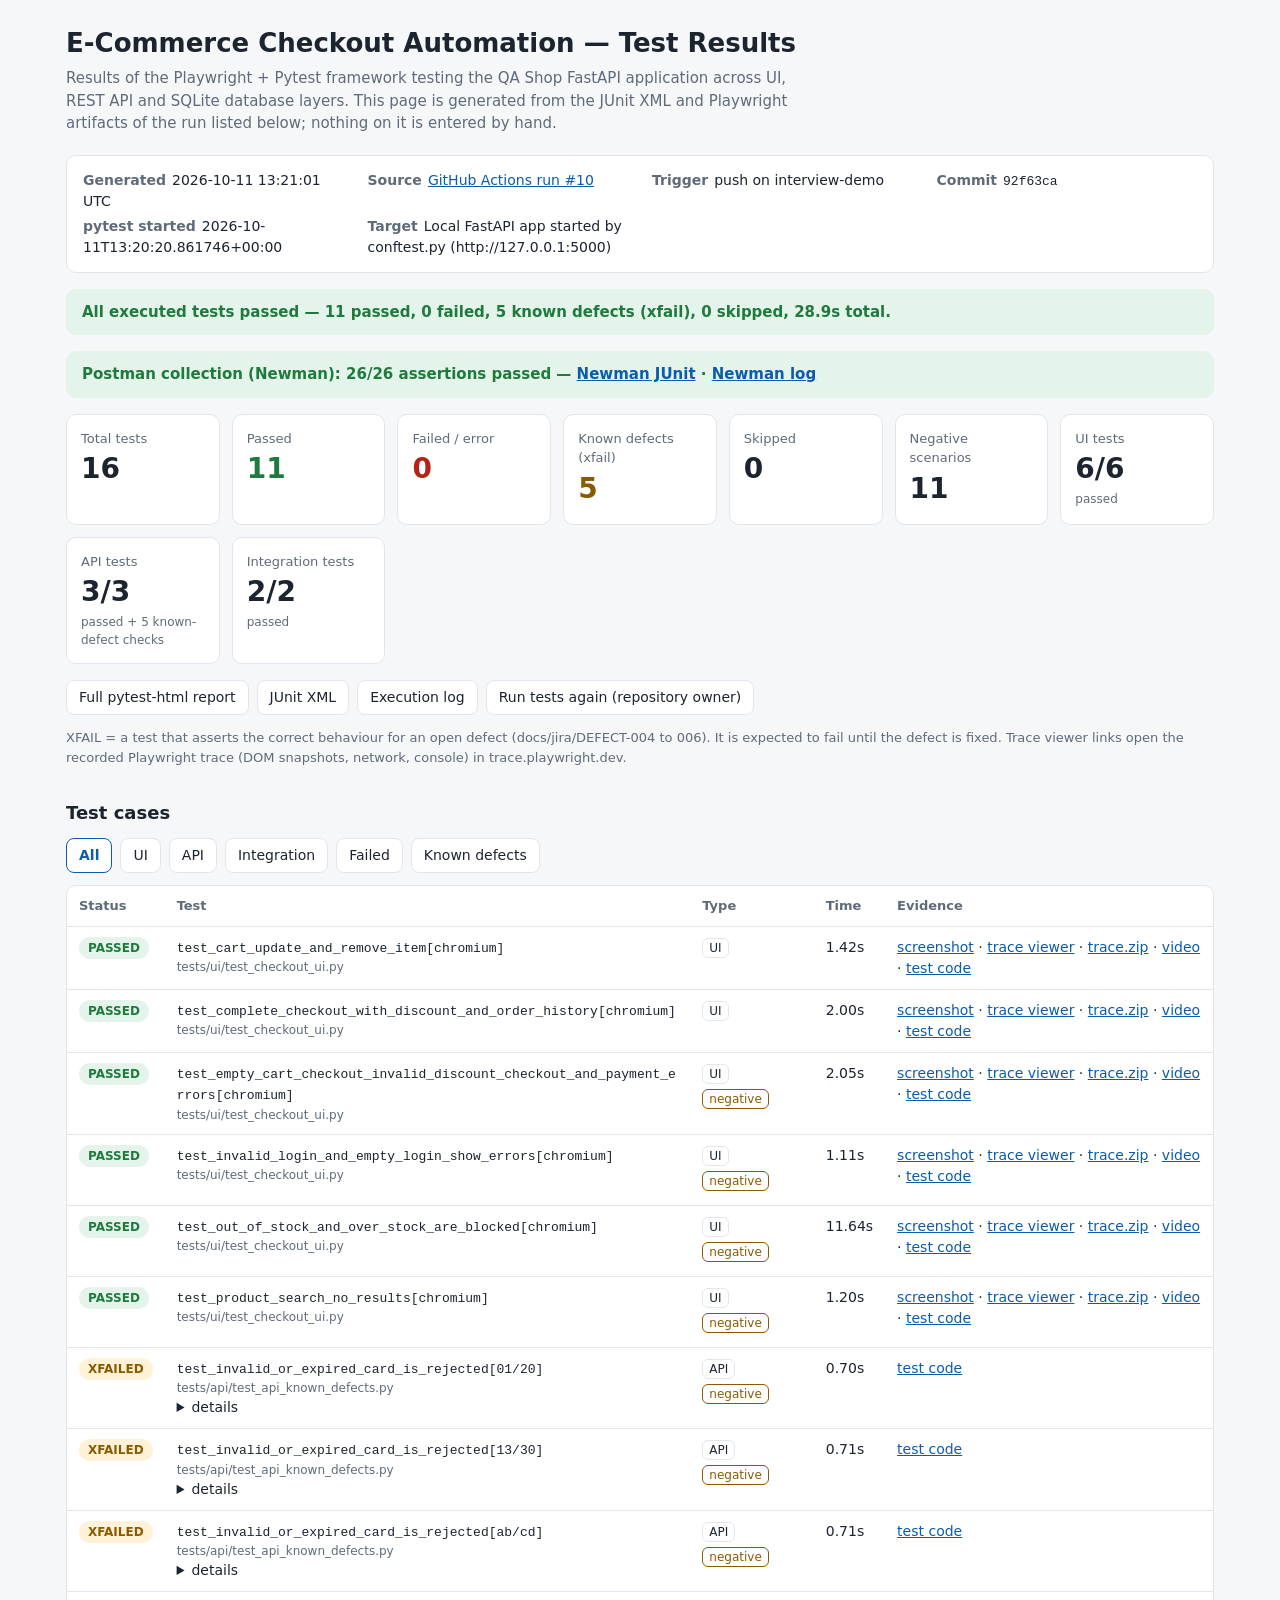
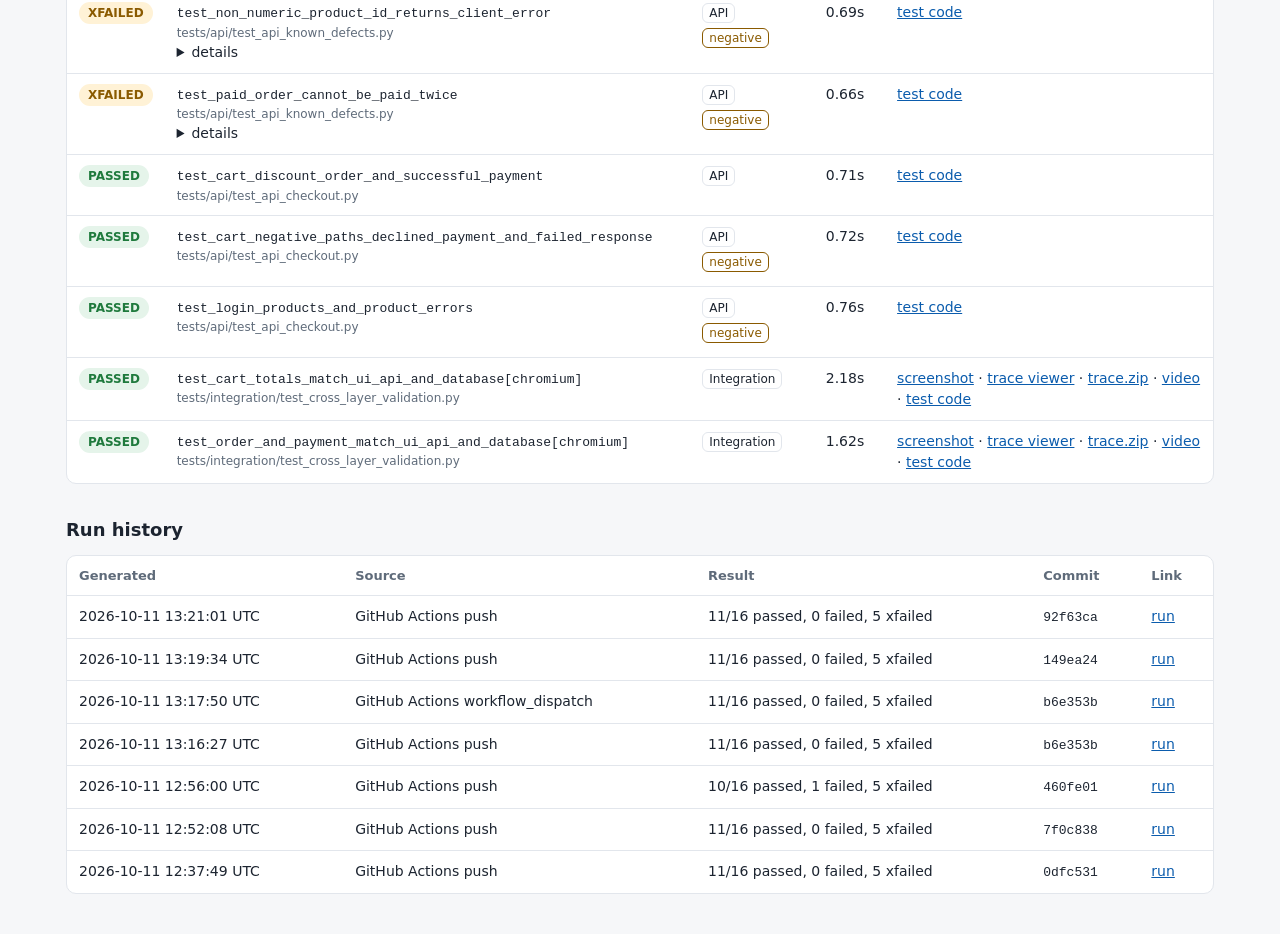
<file: index.html>
<!doctype html>
<html lang="en">
<head>
<meta charset="utf-8">
<meta name="viewport" content="width=device-width, initial-scale=1">
<title>QA Automation Results</title>
<style>
:root { --bg:#f6f7f9; --panel:#fff; --text:#1c2430; --muted:#5f6b7a; --line:#e2e6ec; --accent:#0b5cad;
  --pass:#1f7a3d; --pass-bg:#e5f4ea; --fail:#b42318; --fail-bg:#fde8e7; --warn:#8a5a00; --warn-bg:#fff2d6; --skip:#4b5563; --skip-bg:#eceff3; }
@media (prefers-color-scheme: dark) { :root { --bg:#11151b; --panel:#1a2029; --text:#e6e9ee; --muted:#9aa5b4; --line:#2b3340; --accent:#6aa9ff;
  --pass:#6fd08c; --pass-bg:#173322; --fail:#ff8a80; --fail-bg:#3a1a19; --warn:#f3c969; --warn-bg:#3a2e12; --skip:#b4bdc9; --skip-bg:#262d37; } }
* { box-sizing:border-box; }
body { margin:0; background:var(--bg); color:var(--text); font:15px/1.5 system-ui,-apple-system,"Segoe UI",Roboto,sans-serif; }
a { color:var(--accent); }
.wrap { max-width:1180px; margin:0 auto; padding:24px 16px 48px; }
h1 { margin:0 0 4px; font-size:26px; } h2 { font-size:18px; margin:32px 0 12px; }
.lede { color:var(--muted); margin:0 0 20px; max-width:760px; }
.meta { display:grid; grid-template-columns:repeat(auto-fit,minmax(220px,1fr)); gap:4px 24px; background:var(--panel); border:1px solid var(--line); border-radius:10px; padding:14px 16px; font-size:14px; }
.meta b { color:var(--muted); font-weight:600; margin-right:6px; }
.cards { display:grid; grid-template-columns:repeat(auto-fit,minmax(140px,1fr)); gap:12px; margin-top:16px; }
.card { background:var(--panel); border:1px solid var(--line); border-radius:10px; padding:14px; }
.card .label { color:var(--muted); font-size:13px; } .card .value { font-size:28px; font-weight:700; font-variant-numeric:tabular-nums; }
.card.passed .value { color:var(--pass); } .card.failed .value { color:var(--fail); } .card.xfailed .value { color:var(--warn); }
.sub { color:var(--muted); font-size:12px; }
.banner { border-radius:10px; padding:12px 16px; margin:16px 0 0; font-weight:600; }
.banner.passed { background:var(--pass-bg); color:var(--pass); } .banner.failed { background:var(--fail-bg); color:var(--fail); }
.toolbar { display:flex; flex-wrap:wrap; gap:8px; margin:8px 0 12px; }
.toolbar button, .button { border:1px solid var(--line); background:var(--panel); color:var(--text); border-radius:8px; padding:6px 12px; cursor:pointer; font:inherit; font-size:14px; text-decoration:none; display:inline-block; }
.toolbar button.on { border-color:var(--accent); color:var(--accent); font-weight:600; }
.table-wrap { overflow-x:auto; background:var(--panel); border:1px solid var(--line); border-radius:10px; }
table { width:100%; border-collapse:collapse; font-size:14px; }
th, td { text-align:left; padding:10px 12px; border-bottom:1px solid var(--line); vertical-align:top; }
th { color:var(--muted); font-weight:600; font-size:13px; }
tr:last-child td { border-bottom:none; }
td.num { font-variant-numeric:tabular-nums; white-space:nowrap; } td.links { min-width:180px; }
code { font-family:ui-monospace,SFMono-Regular,Consolas,monospace; font-size:13px; word-break:break-word; }
pre { white-space:pre-wrap; font-size:12px; max-height:260px; overflow:auto; background:var(--bg); padding:8px; border-radius:6px; }
.pill { display:inline-block; border-radius:999px; padding:2px 9px; font-size:12px; font-weight:700; }
.pill.passed { background:var(--pass-bg); color:var(--pass); } .pill.failed, .pill.error { background:var(--fail-bg); color:var(--fail); }
.pill.xfailed { background:var(--warn-bg); color:var(--warn); } .pill.skipped { background:var(--skip-bg); color:var(--skip); }
.tag { display:inline-block; border:1px solid var(--line); border-radius:6px; padding:0 6px; font-size:12px; margin:0 4px 4px 0; }
.tag.neg { border-color:var(--warn); color:var(--warn); }
.links-row { display:flex; flex-wrap:wrap; gap:8px; margin-top:16px; }
.note { color:var(--muted); font-size:13px; }
</style>
</head>
<body>
<div class="wrap">
  <h1>E-Commerce Checkout Automation — Test Results</h1>
  <p class="lede">Results of the Playwright + Pytest framework testing the QA Shop FastAPI application across UI, REST API and SQLite database layers.
  This page is generated from the JUnit XML and Playwright artifacts of the run listed below; nothing on it is entered by hand.</p>

  <div class="meta">
    <div><b>Generated</b>2026-10-11 13:21:01 UTC</div>
    <div><b>Source</b><a href="https://github.com/ayushgupta2056/E-commerce-Checkout-Automation/actions/runs/38142732427">GitHub Actions run #10</a></div>
    <div><b>Trigger</b>push on interview-demo</div>
    <div><b>Commit</b><code>92f63ca</code></div>
    <div><b>pytest started</b>2026-10-11T13:20:20.861746+00:00</div>
    <div><b>Target</b>Local FastAPI app started by conftest.py (http://127.0.0.1:5000)</div>
  </div>

  <div class="banner passed">All executed tests passed — 11 passed, 0 failed, 5 known defects (xfail), 0 skipped, 28.9s total.</div>

  <div class="banner passed">Postman collection (Newman): 26/26 assertions passed — <a href="newman.xml">Newman JUnit</a> · <a href="newman.log">Newman log</a></div>

  <div class="cards">
    <div class="card"><div class="label">Total tests</div><div class="value">16</div></div>
    <div class="card passed"><div class="label">Passed</div><div class="value">11</div></div>
    <div class="card failed"><div class="label">Failed / error</div><div class="value">0</div></div>
    <div class="card xfailed"><div class="label">Known defects (xfail)</div><div class="value">5</div></div>
    <div class="card"><div class="label">Skipped</div><div class="value">0</div></div>
    <div class="card"><div class="label">Negative scenarios</div><div class="value">11</div></div>
    <div class="card"><div class="label">UI tests</div><div class="value">6/6</div><div class="sub">passed</div></div><div class="card"><div class="label">API tests</div><div class="value">3/3</div><div class="sub">passed + 5 known-defect checks</div></div><div class="card"><div class="label">Integration tests</div><div class="value">2/2</div><div class="sub">passed</div></div>
  </div>

  <div class="links-row">
    <a class="button" href="report.html">Full pytest-html report</a>
    <a class="button" href="junit.xml">JUnit XML</a>
    <a class="button" href="test_run.log">Execution log</a>
    <a class="button" href="https://github.com/ayushgupta2056/E-commerce-Checkout-Automation/actions/workflows/qa-tests.yml">Run tests again (repository owner)</a>
  </div>
  <p class="note">XFAIL = a test that asserts the correct behaviour for an open defect (docs/jira/DEFECT-004 to 006). It is expected to fail until the defect is fixed.
  Trace viewer links open the recorded Playwright trace (DOM snapshots, network, console) in trace.playwright.dev.</p>

  <h2>Test cases</h2>
  <div class="toolbar" id="filters">
    <button class="on" data-filter="all">All</button>
    <button data-filter="UI">UI</button><button data-filter="API">API</button><button data-filter="Integration">Integration</button>
    <button data-filter="failed">Failed</button><button data-filter="xfailed">Known defects</button>
  </div>
  <div class="table-wrap"><table>
    <thead><tr><th>Status</th><th>Test</th><th>Type</th><th>Time</th><th>Evidence</th></tr></thead>
    <tbody id="tests"><tr data-status="passed" data-category="UI"><td><span class="pill passed">PASSED</span></td><td><code>test_cart_update_and_remove_item[chromium]</code><div class="sub">tests/ui/test_checkout_ui.py</div></td><td><span class="tag">UI</span></td><td class="num">1.42s</td><td class="links"><a href="evidence/tests-ui-test-checkout-ui-py-test-cart-update-and-remove-item-chromium/test-finished-1.png" target="_blank" rel="noopener">screenshot</a> · <a href="https://trace.playwright.dev/?trace=https://ayushgupta2056.github.io/E-commerce-Checkout-Automation/evidence/tests-ui-test-checkout-ui-py-test-cart-update-and-remove-item-chromium/trace.zip" target="_blank" rel="noopener">trace viewer</a> · <a href="evidence/tests-ui-test-checkout-ui-py-test-cart-update-and-remove-item-chromium/trace.zip">trace.zip</a> · <a href="evidence/tests-ui-test-checkout-ui-py-test-cart-update-and-remove-item-chromium/video.webm" target="_blank" rel="noopener">video</a> · <a href="https://github.com/ayushgupta2056/E-commerce-Checkout-Automation/blob/92f63ca51ce2ec3045adf2c4f4b4d7d52d9780d0/tests/ui/test_checkout_ui.py#L63" target="_blank" rel="noopener">test code</a></td></tr><tr data-status="passed" data-category="UI"><td><span class="pill passed">PASSED</span></td><td><code>test_complete_checkout_with_discount_and_order_history[chromium]</code><div class="sub">tests/ui/test_checkout_ui.py</div></td><td><span class="tag">UI</span></td><td class="num">2.00s</td><td class="links"><a href="evidence/tests-ui-test-checkout-ui-py-test-complete-checkout-with-discount-and-order-history-chromium/test-finished-1.png" target="_blank" rel="noopener">screenshot</a> · <a href="https://trace.playwright.dev/?trace=https://ayushgupta2056.github.io/E-commerce-Checkout-Automation/evidence/tests-ui-test-checkout-ui-py-test-complete-checkout-with-discount-and-order-history-chromium/trace.zip" target="_blank" rel="noopener">trace viewer</a> · <a href="evidence/tests-ui-test-checkout-ui-py-test-complete-checkout-with-discount-and-order-history-chromium/trace.zip">trace.zip</a> · <a href="evidence/tests-ui-test-checkout-ui-py-test-complete-checkout-with-discount-and-order-history-chromium/video.webm" target="_blank" rel="noopener">video</a> · <a href="https://github.com/ayushgupta2056/E-commerce-Checkout-Automation/blob/92f63ca51ce2ec3045adf2c4f4b4d7d52d9780d0/tests/ui/test_checkout_ui.py#L16" target="_blank" rel="noopener">test code</a></td></tr><tr data-status="passed" data-category="UI"><td><span class="pill passed">PASSED</span></td><td><code>test_empty_cart_checkout_invalid_discount_checkout_and_payment_errors[chromium]</code><div class="sub">tests/ui/test_checkout_ui.py</div></td><td><span class="tag">UI</span><span class="tag neg">negative</span></td><td class="num">2.05s</td><td class="links"><a href="evidence/tests-ui-test-checkout-ui-py-test-empty-cart-checkout-invalid-discount-checkout-and-payment-errors-chromium/test-finished-1.png" target="_blank" rel="noopener">screenshot</a> · <a href="https://trace.playwright.dev/?trace=https://ayushgupta2056.github.io/E-commerce-Checkout-Automation/evidence/tests-ui-test-checkout-ui-py-test-empty-cart-checkout-invalid-discount-checkout-and-payment-errors-chromium/trace.zip" target="_blank" rel="noopener">trace viewer</a> · <a href="evidence/tests-ui-test-checkout-ui-py-test-empty-cart-checkout-invalid-discount-checkout-and-payment-errors-chromium/trace.zip">trace.zip</a> · <a href="evidence/tests-ui-test-checkout-ui-py-test-empty-cart-checkout-invalid-discount-checkout-and-payment-errors-chromium/video.webm" target="_blank" rel="noopener">video</a> · <a href="https://github.com/ayushgupta2056/E-commerce-Checkout-Automation/blob/92f63ca51ce2ec3045adf2c4f4b4d7d52d9780d0/tests/ui/test_checkout_ui.py#L112" target="_blank" rel="noopener">test code</a></td></tr><tr data-status="passed" data-category="UI"><td><span class="pill passed">PASSED</span></td><td><code>test_invalid_login_and_empty_login_show_errors[chromium]</code><div class="sub">tests/ui/test_checkout_ui.py</div></td><td><span class="tag">UI</span><span class="tag neg">negative</span></td><td class="num">1.11s</td><td class="links"><a href="evidence/tests-ui-test-checkout-ui-py-test-invalid-login-and-empty-login-show-errors-chromium/test-finished-1.png" target="_blank" rel="noopener">screenshot</a> · <a href="https://trace.playwright.dev/?trace=https://ayushgupta2056.github.io/E-commerce-Checkout-Automation/evidence/tests-ui-test-checkout-ui-py-test-invalid-login-and-empty-login-show-errors-chromium/trace.zip" target="_blank" rel="noopener">trace viewer</a> · <a href="evidence/tests-ui-test-checkout-ui-py-test-invalid-login-and-empty-login-show-errors-chromium/trace.zip">trace.zip</a> · <a href="evidence/tests-ui-test-checkout-ui-py-test-invalid-login-and-empty-login-show-errors-chromium/video.webm" target="_blank" rel="noopener">video</a> · <a href="https://github.com/ayushgupta2056/E-commerce-Checkout-Automation/blob/92f63ca51ce2ec3045adf2c4f4b4d7d52d9780d0/tests/ui/test_checkout_ui.py#L78" target="_blank" rel="noopener">test code</a></td></tr><tr data-status="passed" data-category="UI"><td><span class="pill passed">PASSED</span></td><td><code>test_out_of_stock_and_over_stock_are_blocked[chromium]</code><div class="sub">tests/ui/test_checkout_ui.py</div></td><td><span class="tag">UI</span><span class="tag neg">negative</span></td><td class="num">11.64s</td><td class="links"><a href="evidence/tests-ui-test-checkout-ui-py-test-out-of-stock-and-over-stock-are-blocked-chromium/test-finished-1.png" target="_blank" rel="noopener">screenshot</a> · <a href="https://trace.playwright.dev/?trace=https://ayushgupta2056.github.io/E-commerce-Checkout-Automation/evidence/tests-ui-test-checkout-ui-py-test-out-of-stock-and-over-stock-are-blocked-chromium/trace.zip" target="_blank" rel="noopener">trace viewer</a> · <a href="evidence/tests-ui-test-checkout-ui-py-test-out-of-stock-and-over-stock-are-blocked-chromium/trace.zip">trace.zip</a> · <a href="evidence/tests-ui-test-checkout-ui-py-test-out-of-stock-and-over-stock-are-blocked-chromium/video.webm" target="_blank" rel="noopener">video</a> · <a href="https://github.com/ayushgupta2056/E-commerce-Checkout-Automation/blob/92f63ca51ce2ec3045adf2c4f4b4d7d52d9780d0/tests/ui/test_checkout_ui.py#L97" target="_blank" rel="noopener">test code</a></td></tr><tr data-status="passed" data-category="UI"><td><span class="pill passed">PASSED</span></td><td><code>test_product_search_no_results[chromium]</code><div class="sub">tests/ui/test_checkout_ui.py</div></td><td><span class="tag">UI</span><span class="tag neg">negative</span></td><td class="num">1.20s</td><td class="links"><a href="evidence/tests-ui-test-checkout-ui-py-test-product-search-no-results-chromium/test-finished-1.png" target="_blank" rel="noopener">screenshot</a> · <a href="https://trace.playwright.dev/?trace=https://ayushgupta2056.github.io/E-commerce-Checkout-Automation/evidence/tests-ui-test-checkout-ui-py-test-product-search-no-results-chromium/trace.zip" target="_blank" rel="noopener">trace viewer</a> · <a href="evidence/tests-ui-test-checkout-ui-py-test-product-search-no-results-chromium/trace.zip">trace.zip</a> · <a href="evidence/tests-ui-test-checkout-ui-py-test-product-search-no-results-chromium/video.webm" target="_blank" rel="noopener">video</a> · <a href="https://github.com/ayushgupta2056/E-commerce-Checkout-Automation/blob/92f63ca51ce2ec3045adf2c4f4b4d7d52d9780d0/tests/ui/test_checkout_ui.py#L89" target="_blank" rel="noopener">test code</a></td></tr><tr data-status="xfailed" data-category="API"><td><span class="pill xfailed">XFAILED</span></td><td><code>test_invalid_or_expired_card_is_rejected[01/20]</code><div class="sub">tests/api/test_api_known_defects.py</div><details><summary>details</summary><pre>DEFECT-005: expiration date month and expiry are not validated</pre></details></td><td><span class="tag">API</span><span class="tag neg">negative</span></td><td class="num">0.70s</td><td class="links"><a href="https://github.com/ayushgupta2056/E-commerce-Checkout-Automation/blob/92f63ca51ce2ec3045adf2c4f4b4d7d52d9780d0/tests/api/test_api_known_defects.py#L31" target="_blank" rel="noopener">test code</a></td></tr><tr data-status="xfailed" data-category="API"><td><span class="pill xfailed">XFAILED</span></td><td><code>test_invalid_or_expired_card_is_rejected[13/30]</code><div class="sub">tests/api/test_api_known_defects.py</div><details><summary>details</summary><pre>DEFECT-005: expiration date month and expiry are not validated</pre></details></td><td><span class="tag">API</span><span class="tag neg">negative</span></td><td class="num">0.71s</td><td class="links"><a href="https://github.com/ayushgupta2056/E-commerce-Checkout-Automation/blob/92f63ca51ce2ec3045adf2c4f4b4d7d52d9780d0/tests/api/test_api_known_defects.py#L31" target="_blank" rel="noopener">test code</a></td></tr><tr data-status="xfailed" data-category="API"><td><span class="pill xfailed">XFAILED</span></td><td><code>test_invalid_or_expired_card_is_rejected[ab/cd]</code><div class="sub">tests/api/test_api_known_defects.py</div><details><summary>details</summary><pre>DEFECT-005: expiration date month and expiry are not validated</pre></details></td><td><span class="tag">API</span><span class="tag neg">negative</span></td><td class="num">0.71s</td><td class="links"><a href="https://github.com/ayushgupta2056/E-commerce-Checkout-Automation/blob/92f63ca51ce2ec3045adf2c4f4b4d7d52d9780d0/tests/api/test_api_known_defects.py#L31" target="_blank" rel="noopener">test code</a></td></tr><tr data-status="xfailed" data-category="API"><td><span class="pill xfailed">XFAILED</span></td><td><code>test_non_numeric_product_id_returns_client_error</code><div class="sub">tests/api/test_api_known_defects.py</div><details><summary>details</summary><pre>DEFECT-006: non-numeric product_id returns HTTP 500</pre></details></td><td><span class="tag">API</span><span class="tag neg">negative</span></td><td class="num">0.69s</td><td class="links"><a href="https://github.com/ayushgupta2056/E-commerce-Checkout-Automation/blob/92f63ca51ce2ec3045adf2c4f4b4d7d52d9780d0/tests/api/test_api_known_defects.py#L42" target="_blank" rel="noopener">test code</a></td></tr><tr data-status="xfailed" data-category="API"><td><span class="pill xfailed">XFAILED</span></td><td><code>test_paid_order_cannot_be_paid_twice</code><div class="sub">tests/api/test_api_known_defects.py</div><details><summary>details</summary><pre>DEFECT-004: an already paid order can be paid again</pre></details></td><td><span class="tag">API</span><span class="tag neg">negative</span></td><td class="num">0.66s</td><td class="links"><a href="https://github.com/ayushgupta2056/E-commerce-Checkout-Automation/blob/92f63ca51ce2ec3045adf2c4f4b4d7d52d9780d0/tests/api/test_api_known_defects.py#L15" target="_blank" rel="noopener">test code</a></td></tr><tr data-status="passed" data-category="API"><td><span class="pill passed">PASSED</span></td><td><code>test_cart_discount_order_and_successful_payment</code><div class="sub">tests/api/test_api_checkout.py</div></td><td><span class="tag">API</span></td><td class="num">0.71s</td><td class="links"><a href="https://github.com/ayushgupta2056/E-commerce-Checkout-Automation/blob/92f63ca51ce2ec3045adf2c4f4b4d7d52d9780d0/tests/api/test_api_checkout.py#L34" target="_blank" rel="noopener">test code</a></td></tr><tr data-status="passed" data-category="API"><td><span class="pill passed">PASSED</span></td><td><code>test_cart_negative_paths_declined_payment_and_failed_response</code><div class="sub">tests/api/test_api_checkout.py</div></td><td><span class="tag">API</span><span class="tag neg">negative</span></td><td class="num">0.72s</td><td class="links"><a href="https://github.com/ayushgupta2056/E-commerce-Checkout-Automation/blob/92f63ca51ce2ec3045adf2c4f4b4d7d52d9780d0/tests/api/test_api_checkout.py#L65" target="_blank" rel="noopener">test code</a></td></tr><tr data-status="passed" data-category="API"><td><span class="pill passed">PASSED</span></td><td><code>test_login_products_and_product_errors</code><div class="sub">tests/api/test_api_checkout.py</div></td><td><span class="tag">API</span><span class="tag neg">negative</span></td><td class="num">0.76s</td><td class="links"><a href="https://github.com/ayushgupta2056/E-commerce-Checkout-Automation/blob/92f63ca51ce2ec3045adf2c4f4b4d7d52d9780d0/tests/api/test_api_checkout.py#L8" target="_blank" rel="noopener">test code</a></td></tr><tr data-status="passed" data-category="Integration"><td><span class="pill passed">PASSED</span></td><td><code>test_cart_totals_match_ui_api_and_database[chromium]</code><div class="sub">tests/integration/test_cross_layer_validation.py</div></td><td><span class="tag">Integration</span></td><td class="num">2.18s</td><td class="links"><a href="evidence/tests-integration-test-cross-layer-validation-py-test-cart-totals-match-ui-api-and-database-chromium/test-finished-1.png" target="_blank" rel="noopener">screenshot</a> · <a href="https://trace.playwright.dev/?trace=https://ayushgupta2056.github.io/E-commerce-Checkout-Automation/evidence/tests-integration-test-cross-layer-validation-py-test-cart-totals-match-ui-api-and-database-chromium/trace.zip" target="_blank" rel="noopener">trace viewer</a> · <a href="evidence/tests-integration-test-cross-layer-validation-py-test-cart-totals-match-ui-api-and-database-chromium/trace.zip">trace.zip</a> · <a href="evidence/tests-integration-test-cross-layer-validation-py-test-cart-totals-match-ui-api-and-database-chromium/video.webm" target="_blank" rel="noopener">video</a> · <a href="https://github.com/ayushgupta2056/E-commerce-Checkout-Automation/blob/92f63ca51ce2ec3045adf2c4f4b4d7d52d9780d0/tests/integration/test_cross_layer_validation.py#L13" target="_blank" rel="noopener">test code</a></td></tr><tr data-status="passed" data-category="Integration"><td><span class="pill passed">PASSED</span></td><td><code>test_order_and_payment_match_ui_api_and_database[chromium]</code><div class="sub">tests/integration/test_cross_layer_validation.py</div></td><td><span class="tag">Integration</span></td><td class="num">1.62s</td><td class="links"><a href="evidence/tests-integration-test-cross-layer-validation-py-test-order-and-payment-match-ui-api-and-database-chromium/test-finished-1.png" target="_blank" rel="noopener">screenshot</a> · <a href="https://trace.playwright.dev/?trace=https://ayushgupta2056.github.io/E-commerce-Checkout-Automation/evidence/tests-integration-test-cross-layer-validation-py-test-order-and-payment-match-ui-api-and-database-chromium/trace.zip" target="_blank" rel="noopener">trace viewer</a> · <a href="evidence/tests-integration-test-cross-layer-validation-py-test-order-and-payment-match-ui-api-and-database-chromium/trace.zip">trace.zip</a> · <a href="evidence/tests-integration-test-cross-layer-validation-py-test-order-and-payment-match-ui-api-and-database-chromium/video.webm" target="_blank" rel="noopener">video</a> · <a href="https://github.com/ayushgupta2056/E-commerce-Checkout-Automation/blob/92f63ca51ce2ec3045adf2c4f4b4d7d52d9780d0/tests/integration/test_cross_layer_validation.py#L55" target="_blank" rel="noopener">test code</a></td></tr></tbody>
  </table></div>

  <h2>Run history</h2>
  <div class="table-wrap"><table>
    <thead><tr><th>Generated</th><th>Source</th><th>Result</th><th>Commit</th><th>Link</th></tr></thead>
    <tbody><tr><td>2026-10-11 13:21:01 UTC</td><td>GitHub Actions push</td><td>11/16 passed, 0 failed, 5 xfailed</td><td><code>92f63ca</code></td><td><a href="https://github.com/ayushgupta2056/E-commerce-Checkout-Automation/actions/runs/38142732427">run</a></td></tr><tr><td>2026-10-11 13:19:34 UTC</td><td>GitHub Actions push</td><td>11/16 passed, 0 failed, 5 xfailed</td><td><code>149ea24</code></td><td><a href="https://github.com/ayushgupta2056/E-commerce-Checkout-Automation/actions/runs/38142651689">run</a></td></tr><tr><td>2026-10-11 13:17:50 UTC</td><td>GitHub Actions workflow_dispatch</td><td>11/16 passed, 0 failed, 5 xfailed</td><td><code>b6e353b</code></td><td><a href="https://github.com/ayushgupta2056/E-commerce-Checkout-Automation/actions/runs/38142438628">run</a></td></tr><tr><td>2026-10-11 13:16:27 UTC</td><td>GitHub Actions push</td><td>11/16 passed, 0 failed, 5 xfailed</td><td><code>b6e353b</code></td><td><a href="https://github.com/ayushgupta2056/E-commerce-Checkout-Automation/actions/runs/38142429084">run</a></td></tr><tr><td>2026-10-11 12:56:00 UTC</td><td>GitHub Actions push</td><td>10/16 passed, 1 failed, 5 xfailed</td><td><code>460fe01</code></td><td><a href="https://github.com/ayushgupta2056/E-commerce-Checkout-Automation/actions/runs/38141086452">run</a></td></tr><tr><td>2026-10-11 12:52:08 UTC</td><td>GitHub Actions push</td><td>11/16 passed, 0 failed, 5 xfailed</td><td><code>7f0c838</code></td><td><a href="https://github.com/ayushgupta2056/E-commerce-Checkout-Automation/actions/runs/38140814793">run</a></td></tr><tr><td>2026-10-11 12:37:49 UTC</td><td>GitHub Actions push</td><td>11/16 passed, 0 failed, 5 xfailed</td><td><code>0dfc531</code></td><td><a href="https://github.com/ayushgupta2056/E-commerce-Checkout-Automation/actions/runs/38139917711">run</a></td></tr></tbody>
  </table></div>
</div>
<script>
document.getElementById("filters").addEventListener("click", function (event) {
  var button = event.target.closest("button"); if (!button) return;
  var filter = button.dataset.filter;
  document.querySelectorAll("#filters button").forEach(function (b) { b.classList.toggle("on", b === button); });
  document.querySelectorAll("#tests tr").forEach(function (row) {
    var show = filter === "all" || row.dataset.category === filter || row.dataset.status === filter ||
      (filter === "failed" && row.dataset.status === "error");
    row.style.display = show ? "" : "none";
  });
});
</script>
</body>
</html>
</file>
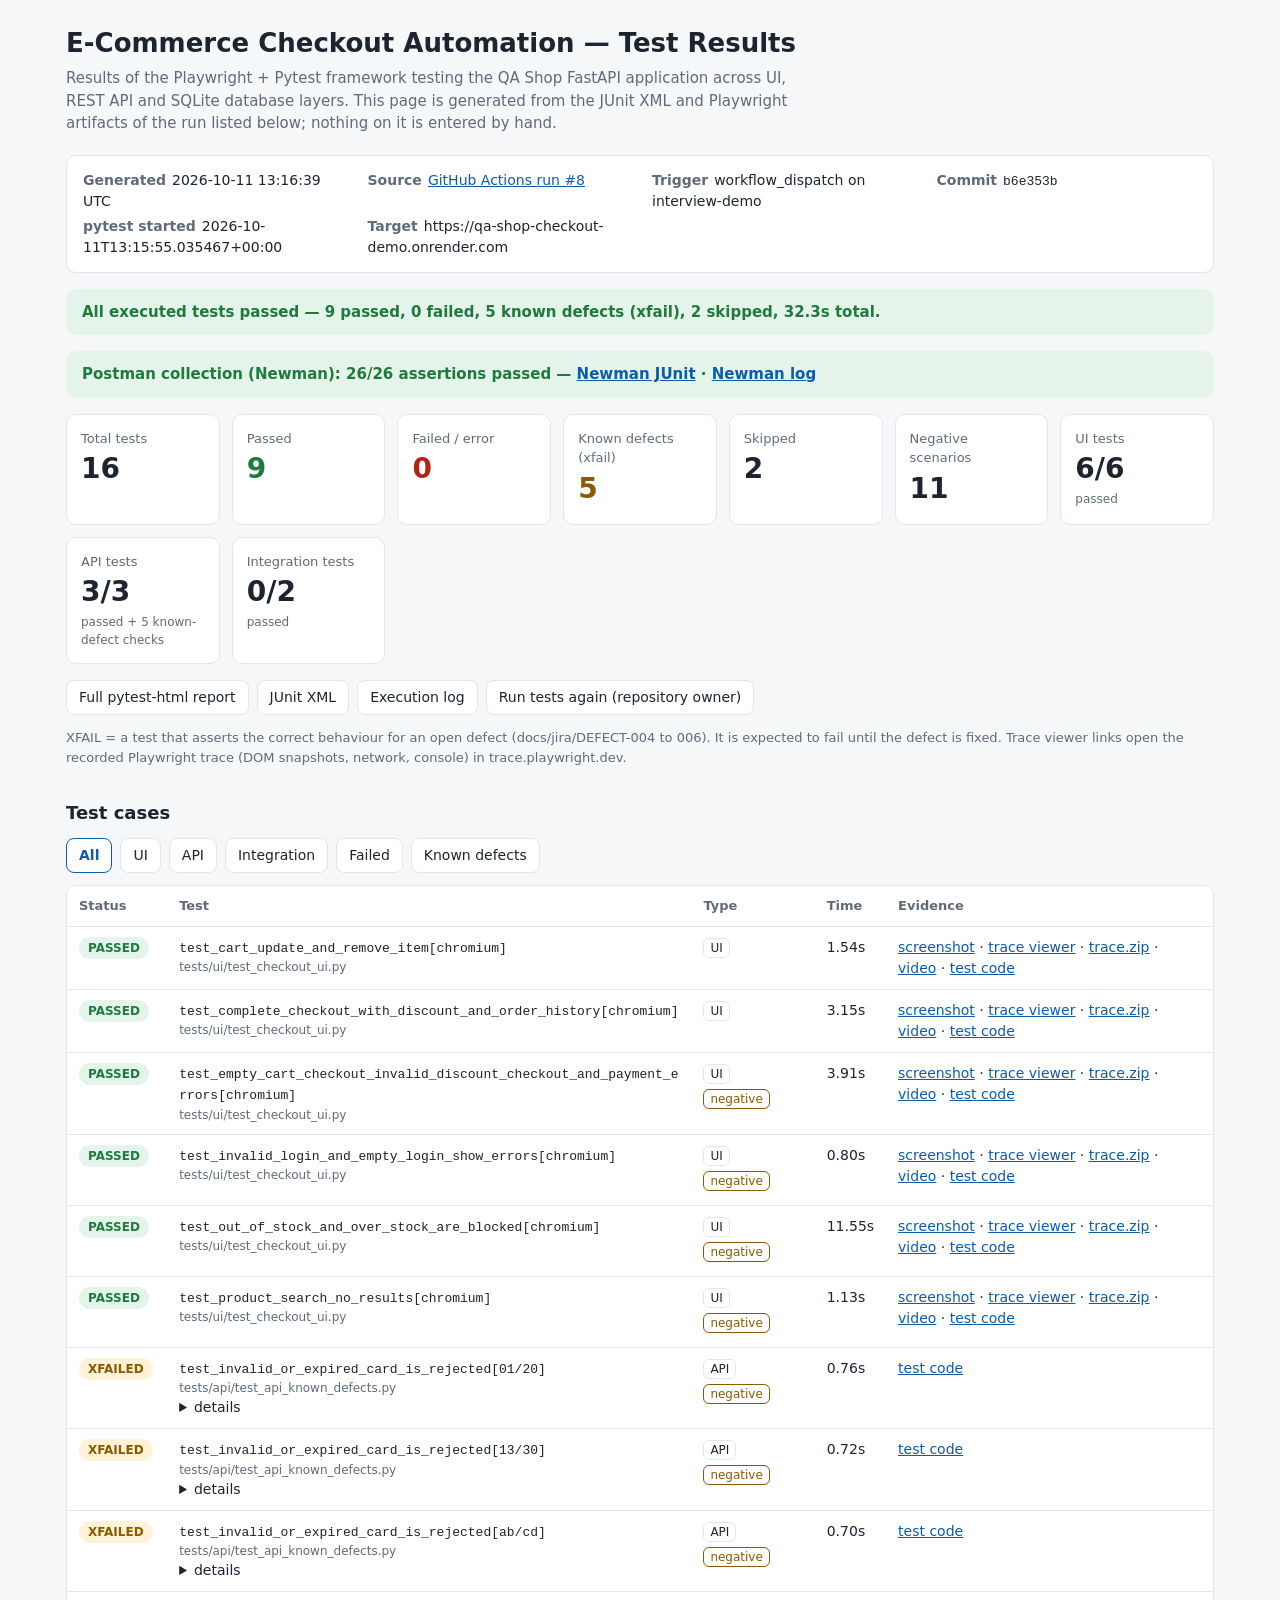
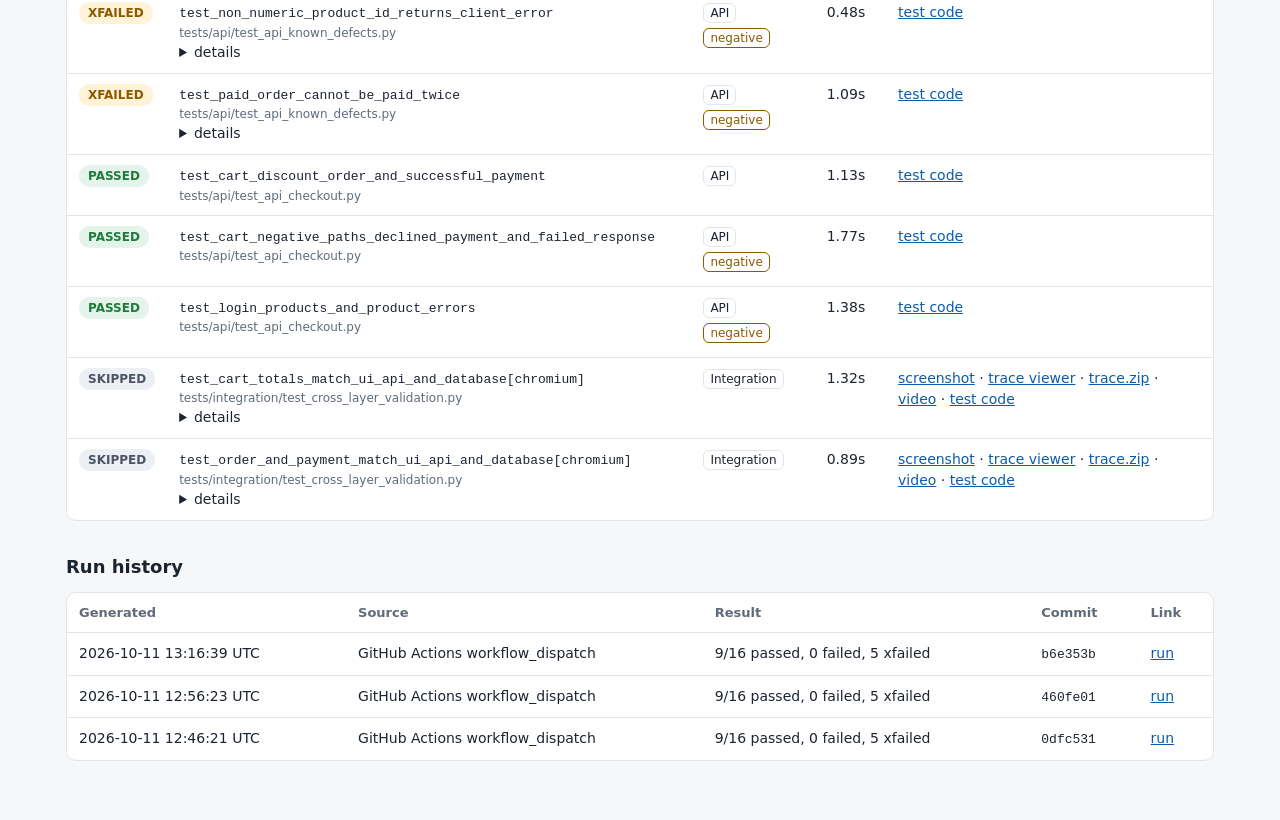
<file: live/index.html>
<!doctype html>
<html lang="en">
<head>
<meta charset="utf-8">
<meta name="viewport" content="width=device-width, initial-scale=1">
<title>QA Automation Results</title>
<style>
:root { --bg:#f6f7f9; --panel:#fff; --text:#1c2430; --muted:#5f6b7a; --line:#e2e6ec; --accent:#0b5cad;
  --pass:#1f7a3d; --pass-bg:#e5f4ea; --fail:#b42318; --fail-bg:#fde8e7; --warn:#8a5a00; --warn-bg:#fff2d6; --skip:#4b5563; --skip-bg:#eceff3; }
@media (prefers-color-scheme: dark) { :root { --bg:#11151b; --panel:#1a2029; --text:#e6e9ee; --muted:#9aa5b4; --line:#2b3340; --accent:#6aa9ff;
  --pass:#6fd08c; --pass-bg:#173322; --fail:#ff8a80; --fail-bg:#3a1a19; --warn:#f3c969; --warn-bg:#3a2e12; --skip:#b4bdc9; --skip-bg:#262d37; } }
* { box-sizing:border-box; }
body { margin:0; background:var(--bg); color:var(--text); font:15px/1.5 system-ui,-apple-system,"Segoe UI",Roboto,sans-serif; }
a { color:var(--accent); }
.wrap { max-width:1180px; margin:0 auto; padding:24px 16px 48px; }
h1 { margin:0 0 4px; font-size:26px; } h2 { font-size:18px; margin:32px 0 12px; }
.lede { color:var(--muted); margin:0 0 20px; max-width:760px; }
.meta { display:grid; grid-template-columns:repeat(auto-fit,minmax(220px,1fr)); gap:4px 24px; background:var(--panel); border:1px solid var(--line); border-radius:10px; padding:14px 16px; font-size:14px; }
.meta b { color:var(--muted); font-weight:600; margin-right:6px; }
.cards { display:grid; grid-template-columns:repeat(auto-fit,minmax(140px,1fr)); gap:12px; margin-top:16px; }
.card { background:var(--panel); border:1px solid var(--line); border-radius:10px; padding:14px; }
.card .label { color:var(--muted); font-size:13px; } .card .value { font-size:28px; font-weight:700; font-variant-numeric:tabular-nums; }
.card.passed .value { color:var(--pass); } .card.failed .value { color:var(--fail); } .card.xfailed .value { color:var(--warn); }
.sub { color:var(--muted); font-size:12px; }
.banner { border-radius:10px; padding:12px 16px; margin:16px 0 0; font-weight:600; }
.banner.passed { background:var(--pass-bg); color:var(--pass); } .banner.failed { background:var(--fail-bg); color:var(--fail); }
.toolbar { display:flex; flex-wrap:wrap; gap:8px; margin:8px 0 12px; }
.toolbar button, .button { border:1px solid var(--line); background:var(--panel); color:var(--text); border-radius:8px; padding:6px 12px; cursor:pointer; font:inherit; font-size:14px; text-decoration:none; display:inline-block; }
.toolbar button.on { border-color:var(--accent); color:var(--accent); font-weight:600; }
.table-wrap { overflow-x:auto; background:var(--panel); border:1px solid var(--line); border-radius:10px; }
table { width:100%; border-collapse:collapse; font-size:14px; }
th, td { text-align:left; padding:10px 12px; border-bottom:1px solid var(--line); vertical-align:top; }
th { color:var(--muted); font-weight:600; font-size:13px; }
tr:last-child td { border-bottom:none; }
td.num { font-variant-numeric:tabular-nums; white-space:nowrap; } td.links { min-width:180px; }
code { font-family:ui-monospace,SFMono-Regular,Consolas,monospace; font-size:13px; word-break:break-word; }
pre { white-space:pre-wrap; font-size:12px; max-height:260px; overflow:auto; background:var(--bg); padding:8px; border-radius:6px; }
.pill { display:inline-block; border-radius:999px; padding:2px 9px; font-size:12px; font-weight:700; }
.pill.passed { background:var(--pass-bg); color:var(--pass); } .pill.failed, .pill.error { background:var(--fail-bg); color:var(--fail); }
.pill.xfailed { background:var(--warn-bg); color:var(--warn); } .pill.skipped { background:var(--skip-bg); color:var(--skip); }
.tag { display:inline-block; border:1px solid var(--line); border-radius:6px; padding:0 6px; font-size:12px; margin:0 4px 4px 0; }
.tag.neg { border-color:var(--warn); color:var(--warn); }
.links-row { display:flex; flex-wrap:wrap; gap:8px; margin-top:16px; }
.note { color:var(--muted); font-size:13px; }
</style>
</head>
<body>
<div class="wrap">
  <h1>E-Commerce Checkout Automation — Test Results</h1>
  <p class="lede">Results of the Playwright + Pytest framework testing the QA Shop FastAPI application across UI, REST API and SQLite database layers.
  This page is generated from the JUnit XML and Playwright artifacts of the run listed below; nothing on it is entered by hand.</p>

  <div class="meta">
    <div><b>Generated</b>2026-10-11 13:16:39 UTC</div>
    <div><b>Source</b><a href="https://github.com/ayushgupta2056/E-commerce-Checkout-Automation/actions/runs/38142442284">GitHub Actions run #8</a></div>
    <div><b>Trigger</b>workflow_dispatch on interview-demo</div>
    <div><b>Commit</b><code>b6e353b</code></div>
    <div><b>pytest started</b>2026-10-11T13:15:55.035467+00:00</div>
    <div><b>Target</b>https://qa-shop-checkout-demo.onrender.com</div>
  </div>

  <div class="banner passed">All executed tests passed — 9 passed, 0 failed, 5 known defects (xfail), 2 skipped, 32.3s total.</div>

  <div class="banner passed">Postman collection (Newman): 26/26 assertions passed — <a href="newman.xml">Newman JUnit</a> · <a href="newman.log">Newman log</a></div>

  <div class="cards">
    <div class="card"><div class="label">Total tests</div><div class="value">16</div></div>
    <div class="card passed"><div class="label">Passed</div><div class="value">9</div></div>
    <div class="card failed"><div class="label">Failed / error</div><div class="value">0</div></div>
    <div class="card xfailed"><div class="label">Known defects (xfail)</div><div class="value">5</div></div>
    <div class="card"><div class="label">Skipped</div><div class="value">2</div></div>
    <div class="card"><div class="label">Negative scenarios</div><div class="value">11</div></div>
    <div class="card"><div class="label">UI tests</div><div class="value">6/6</div><div class="sub">passed</div></div><div class="card"><div class="label">API tests</div><div class="value">3/3</div><div class="sub">passed + 5 known-defect checks</div></div><div class="card"><div class="label">Integration tests</div><div class="value">0/2</div><div class="sub">passed</div></div>
  </div>

  <div class="links-row">
    <a class="button" href="report.html">Full pytest-html report</a>
    <a class="button" href="junit.xml">JUnit XML</a>
    <a class="button" href="test_run.log">Execution log</a>
    <a class="button" href="https://github.com/ayushgupta2056/E-commerce-Checkout-Automation/actions/workflows/qa-tests.yml">Run tests again (repository owner)</a>
  </div>
  <p class="note">XFAIL = a test that asserts the correct behaviour for an open defect (docs/jira/DEFECT-004 to 006). It is expected to fail until the defect is fixed.
  Trace viewer links open the recorded Playwright trace (DOM snapshots, network, console) in trace.playwright.dev.</p>

  <h2>Test cases</h2>
  <div class="toolbar" id="filters">
    <button class="on" data-filter="all">All</button>
    <button data-filter="UI">UI</button><button data-filter="API">API</button><button data-filter="Integration">Integration</button>
    <button data-filter="failed">Failed</button><button data-filter="xfailed">Known defects</button>
  </div>
  <div class="table-wrap"><table>
    <thead><tr><th>Status</th><th>Test</th><th>Type</th><th>Time</th><th>Evidence</th></tr></thead>
    <tbody id="tests"><tr data-status="passed" data-category="UI"><td><span class="pill passed">PASSED</span></td><td><code>test_cart_update_and_remove_item[chromium]</code><div class="sub">tests/ui/test_checkout_ui.py</div></td><td><span class="tag">UI</span></td><td class="num">1.54s</td><td class="links"><a href="evidence/tests-ui-test-checkout-ui-py-test-cart-update-and-remove-item-chromium/test-finished-1.png" target="_blank" rel="noopener">screenshot</a> · <a href="https://trace.playwright.dev/?trace=https://ayushgupta2056.github.io/E-commerce-Checkout-Automation/live/evidence/tests-ui-test-checkout-ui-py-test-cart-update-and-remove-item-chromium/trace.zip" target="_blank" rel="noopener">trace viewer</a> · <a href="evidence/tests-ui-test-checkout-ui-py-test-cart-update-and-remove-item-chromium/trace.zip">trace.zip</a> · <a href="evidence/tests-ui-test-checkout-ui-py-test-cart-update-and-remove-item-chromium/video.webm" target="_blank" rel="noopener">video</a> · <a href="https://github.com/ayushgupta2056/E-commerce-Checkout-Automation/blob/b6e353b896a81050a74e477670a973c24fa66e0e/tests/ui/test_checkout_ui.py#L63" target="_blank" rel="noopener">test code</a></td></tr><tr data-status="passed" data-category="UI"><td><span class="pill passed">PASSED</span></td><td><code>test_complete_checkout_with_discount_and_order_history[chromium]</code><div class="sub">tests/ui/test_checkout_ui.py</div></td><td><span class="tag">UI</span></td><td class="num">3.15s</td><td class="links"><a href="evidence/tests-ui-test-checkout-ui-py-test-complete-checkout-with-discount-and-order-history-chromium/test-finished-1.png" target="_blank" rel="noopener">screenshot</a> · <a href="https://trace.playwright.dev/?trace=https://ayushgupta2056.github.io/E-commerce-Checkout-Automation/live/evidence/tests-ui-test-checkout-ui-py-test-complete-checkout-with-discount-and-order-history-chromium/trace.zip" target="_blank" rel="noopener">trace viewer</a> · <a href="evidence/tests-ui-test-checkout-ui-py-test-complete-checkout-with-discount-and-order-history-chromium/trace.zip">trace.zip</a> · <a href="evidence/tests-ui-test-checkout-ui-py-test-complete-checkout-with-discount-and-order-history-chromium/video.webm" target="_blank" rel="noopener">video</a> · <a href="https://github.com/ayushgupta2056/E-commerce-Checkout-Automation/blob/b6e353b896a81050a74e477670a973c24fa66e0e/tests/ui/test_checkout_ui.py#L16" target="_blank" rel="noopener">test code</a></td></tr><tr data-status="passed" data-category="UI"><td><span class="pill passed">PASSED</span></td><td><code>test_empty_cart_checkout_invalid_discount_checkout_and_payment_errors[chromium]</code><div class="sub">tests/ui/test_checkout_ui.py</div></td><td><span class="tag">UI</span><span class="tag neg">negative</span></td><td class="num">3.91s</td><td class="links"><a href="evidence/tests-ui-test-checkout-ui-py-test-empty-cart-checkout-invalid-discount-checkout-and-payment-errors-chromium/test-finished-1.png" target="_blank" rel="noopener">screenshot</a> · <a href="https://trace.playwright.dev/?trace=https://ayushgupta2056.github.io/E-commerce-Checkout-Automation/live/evidence/tests-ui-test-checkout-ui-py-test-empty-cart-checkout-invalid-discount-checkout-and-payment-errors-chromium/trace.zip" target="_blank" rel="noopener">trace viewer</a> · <a href="evidence/tests-ui-test-checkout-ui-py-test-empty-cart-checkout-invalid-discount-checkout-and-payment-errors-chromium/trace.zip">trace.zip</a> · <a href="evidence/tests-ui-test-checkout-ui-py-test-empty-cart-checkout-invalid-discount-checkout-and-payment-errors-chromium/video.webm" target="_blank" rel="noopener">video</a> · <a href="https://github.com/ayushgupta2056/E-commerce-Checkout-Automation/blob/b6e353b896a81050a74e477670a973c24fa66e0e/tests/ui/test_checkout_ui.py#L112" target="_blank" rel="noopener">test code</a></td></tr><tr data-status="passed" data-category="UI"><td><span class="pill passed">PASSED</span></td><td><code>test_invalid_login_and_empty_login_show_errors[chromium]</code><div class="sub">tests/ui/test_checkout_ui.py</div></td><td><span class="tag">UI</span><span class="tag neg">negative</span></td><td class="num">0.80s</td><td class="links"><a href="evidence/tests-ui-test-checkout-ui-py-test-invalid-login-and-empty-login-show-errors-chromium/test-finished-1.png" target="_blank" rel="noopener">screenshot</a> · <a href="https://trace.playwright.dev/?trace=https://ayushgupta2056.github.io/E-commerce-Checkout-Automation/live/evidence/tests-ui-test-checkout-ui-py-test-invalid-login-and-empty-login-show-errors-chromium/trace.zip" target="_blank" rel="noopener">trace viewer</a> · <a href="evidence/tests-ui-test-checkout-ui-py-test-invalid-login-and-empty-login-show-errors-chromium/trace.zip">trace.zip</a> · <a href="evidence/tests-ui-test-checkout-ui-py-test-invalid-login-and-empty-login-show-errors-chromium/video.webm" target="_blank" rel="noopener">video</a> · <a href="https://github.com/ayushgupta2056/E-commerce-Checkout-Automation/blob/b6e353b896a81050a74e477670a973c24fa66e0e/tests/ui/test_checkout_ui.py#L78" target="_blank" rel="noopener">test code</a></td></tr><tr data-status="passed" data-category="UI"><td><span class="pill passed">PASSED</span></td><td><code>test_out_of_stock_and_over_stock_are_blocked[chromium]</code><div class="sub">tests/ui/test_checkout_ui.py</div></td><td><span class="tag">UI</span><span class="tag neg">negative</span></td><td class="num">11.55s</td><td class="links"><a href="evidence/tests-ui-test-checkout-ui-py-test-out-of-stock-and-over-stock-are-blocked-chromium/test-finished-1.png" target="_blank" rel="noopener">screenshot</a> · <a href="https://trace.playwright.dev/?trace=https://ayushgupta2056.github.io/E-commerce-Checkout-Automation/live/evidence/tests-ui-test-checkout-ui-py-test-out-of-stock-and-over-stock-are-blocked-chromium/trace.zip" target="_blank" rel="noopener">trace viewer</a> · <a href="evidence/tests-ui-test-checkout-ui-py-test-out-of-stock-and-over-stock-are-blocked-chromium/trace.zip">trace.zip</a> · <a href="evidence/tests-ui-test-checkout-ui-py-test-out-of-stock-and-over-stock-are-blocked-chromium/video.webm" target="_blank" rel="noopener">video</a> · <a href="https://github.com/ayushgupta2056/E-commerce-Checkout-Automation/blob/b6e353b896a81050a74e477670a973c24fa66e0e/tests/ui/test_checkout_ui.py#L97" target="_blank" rel="noopener">test code</a></td></tr><tr data-status="passed" data-category="UI"><td><span class="pill passed">PASSED</span></td><td><code>test_product_search_no_results[chromium]</code><div class="sub">tests/ui/test_checkout_ui.py</div></td><td><span class="tag">UI</span><span class="tag neg">negative</span></td><td class="num">1.13s</td><td class="links"><a href="evidence/tests-ui-test-checkout-ui-py-test-product-search-no-results-chromium/test-finished-1.png" target="_blank" rel="noopener">screenshot</a> · <a href="https://trace.playwright.dev/?trace=https://ayushgupta2056.github.io/E-commerce-Checkout-Automation/live/evidence/tests-ui-test-checkout-ui-py-test-product-search-no-results-chromium/trace.zip" target="_blank" rel="noopener">trace viewer</a> · <a href="evidence/tests-ui-test-checkout-ui-py-test-product-search-no-results-chromium/trace.zip">trace.zip</a> · <a href="evidence/tests-ui-test-checkout-ui-py-test-product-search-no-results-chromium/video.webm" target="_blank" rel="noopener">video</a> · <a href="https://github.com/ayushgupta2056/E-commerce-Checkout-Automation/blob/b6e353b896a81050a74e477670a973c24fa66e0e/tests/ui/test_checkout_ui.py#L89" target="_blank" rel="noopener">test code</a></td></tr><tr data-status="xfailed" data-category="API"><td><span class="pill xfailed">XFAILED</span></td><td><code>test_invalid_or_expired_card_is_rejected[01/20]</code><div class="sub">tests/api/test_api_known_defects.py</div><details><summary>details</summary><pre>DEFECT-005: expiration date month and expiry are not validated</pre></details></td><td><span class="tag">API</span><span class="tag neg">negative</span></td><td class="num">0.76s</td><td class="links"><a href="https://github.com/ayushgupta2056/E-commerce-Checkout-Automation/blob/b6e353b896a81050a74e477670a973c24fa66e0e/tests/api/test_api_known_defects.py#L31" target="_blank" rel="noopener">test code</a></td></tr><tr data-status="xfailed" data-category="API"><td><span class="pill xfailed">XFAILED</span></td><td><code>test_invalid_or_expired_card_is_rejected[13/30]</code><div class="sub">tests/api/test_api_known_defects.py</div><details><summary>details</summary><pre>DEFECT-005: expiration date month and expiry are not validated</pre></details></td><td><span class="tag">API</span><span class="tag neg">negative</span></td><td class="num">0.72s</td><td class="links"><a href="https://github.com/ayushgupta2056/E-commerce-Checkout-Automation/blob/b6e353b896a81050a74e477670a973c24fa66e0e/tests/api/test_api_known_defects.py#L31" target="_blank" rel="noopener">test code</a></td></tr><tr data-status="xfailed" data-category="API"><td><span class="pill xfailed">XFAILED</span></td><td><code>test_invalid_or_expired_card_is_rejected[ab/cd]</code><div class="sub">tests/api/test_api_known_defects.py</div><details><summary>details</summary><pre>DEFECT-005: expiration date month and expiry are not validated</pre></details></td><td><span class="tag">API</span><span class="tag neg">negative</span></td><td class="num">0.70s</td><td class="links"><a href="https://github.com/ayushgupta2056/E-commerce-Checkout-Automation/blob/b6e353b896a81050a74e477670a973c24fa66e0e/tests/api/test_api_known_defects.py#L31" target="_blank" rel="noopener">test code</a></td></tr><tr data-status="xfailed" data-category="API"><td><span class="pill xfailed">XFAILED</span></td><td><code>test_non_numeric_product_id_returns_client_error</code><div class="sub">tests/api/test_api_known_defects.py</div><details><summary>details</summary><pre>DEFECT-006: non-numeric product_id returns HTTP 500</pre></details></td><td><span class="tag">API</span><span class="tag neg">negative</span></td><td class="num">0.48s</td><td class="links"><a href="https://github.com/ayushgupta2056/E-commerce-Checkout-Automation/blob/b6e353b896a81050a74e477670a973c24fa66e0e/tests/api/test_api_known_defects.py#L42" target="_blank" rel="noopener">test code</a></td></tr><tr data-status="xfailed" data-category="API"><td><span class="pill xfailed">XFAILED</span></td><td><code>test_paid_order_cannot_be_paid_twice</code><div class="sub">tests/api/test_api_known_defects.py</div><details><summary>details</summary><pre>DEFECT-004: an already paid order can be paid again</pre></details></td><td><span class="tag">API</span><span class="tag neg">negative</span></td><td class="num">1.09s</td><td class="links"><a href="https://github.com/ayushgupta2056/E-commerce-Checkout-Automation/blob/b6e353b896a81050a74e477670a973c24fa66e0e/tests/api/test_api_known_defects.py#L15" target="_blank" rel="noopener">test code</a></td></tr><tr data-status="passed" data-category="API"><td><span class="pill passed">PASSED</span></td><td><code>test_cart_discount_order_and_successful_payment</code><div class="sub">tests/api/test_api_checkout.py</div></td><td><span class="tag">API</span></td><td class="num">1.13s</td><td class="links"><a href="https://github.com/ayushgupta2056/E-commerce-Checkout-Automation/blob/b6e353b896a81050a74e477670a973c24fa66e0e/tests/api/test_api_checkout.py#L34" target="_blank" rel="noopener">test code</a></td></tr><tr data-status="passed" data-category="API"><td><span class="pill passed">PASSED</span></td><td><code>test_cart_negative_paths_declined_payment_and_failed_response</code><div class="sub">tests/api/test_api_checkout.py</div></td><td><span class="tag">API</span><span class="tag neg">negative</span></td><td class="num">1.77s</td><td class="links"><a href="https://github.com/ayushgupta2056/E-commerce-Checkout-Automation/blob/b6e353b896a81050a74e477670a973c24fa66e0e/tests/api/test_api_checkout.py#L65" target="_blank" rel="noopener">test code</a></td></tr><tr data-status="passed" data-category="API"><td><span class="pill passed">PASSED</span></td><td><code>test_login_products_and_product_errors</code><div class="sub">tests/api/test_api_checkout.py</div></td><td><span class="tag">API</span><span class="tag neg">negative</span></td><td class="num">1.38s</td><td class="links"><a href="https://github.com/ayushgupta2056/E-commerce-Checkout-Automation/blob/b6e353b896a81050a74e477670a973c24fa66e0e/tests/api/test_api_checkout.py#L8" target="_blank" rel="noopener">test code</a></td></tr><tr data-status="skipped" data-category="Integration"><td><span class="pill skipped">SKIPPED</span></td><td><code>test_cart_totals_match_ui_api_and_database[chromium]</code><div class="sub">tests/integration/test_cross_layer_validation.py</div><details><summary>details</summary><pre>Database validation needs direct SQLite access; run against the local app.</pre></details></td><td><span class="tag">Integration</span></td><td class="num">1.32s</td><td class="links"><a href="evidence/tests-integration-test-cross-layer-validation-py-test-cart-totals-match-ui-api-and-database-chromium/test-failed-1.png" target="_blank" rel="noopener">screenshot</a> · <a href="https://trace.playwright.dev/?trace=https://ayushgupta2056.github.io/E-commerce-Checkout-Automation/live/evidence/tests-integration-test-cross-layer-validation-py-test-cart-totals-match-ui-api-and-database-chromium/trace.zip" target="_blank" rel="noopener">trace viewer</a> · <a href="evidence/tests-integration-test-cross-layer-validation-py-test-cart-totals-match-ui-api-and-database-chromium/trace.zip">trace.zip</a> · <a href="evidence/tests-integration-test-cross-layer-validation-py-test-cart-totals-match-ui-api-and-database-chromium/video.webm" target="_blank" rel="noopener">video</a> · <a href="https://github.com/ayushgupta2056/E-commerce-Checkout-Automation/blob/b6e353b896a81050a74e477670a973c24fa66e0e/tests/integration/test_cross_layer_validation.py#L13" target="_blank" rel="noopener">test code</a></td></tr><tr data-status="skipped" data-category="Integration"><td><span class="pill skipped">SKIPPED</span></td><td><code>test_order_and_payment_match_ui_api_and_database[chromium]</code><div class="sub">tests/integration/test_cross_layer_validation.py</div><details><summary>details</summary><pre>Database validation needs direct SQLite access; run against the local app.</pre></details></td><td><span class="tag">Integration</span></td><td class="num">0.89s</td><td class="links"><a href="evidence/tests-integration-test-cross-layer-validation-py-test-order-and-payment-match-ui-api-and-database-chromium/test-failed-1.png" target="_blank" rel="noopener">screenshot</a> · <a href="https://trace.playwright.dev/?trace=https://ayushgupta2056.github.io/E-commerce-Checkout-Automation/live/evidence/tests-integration-test-cross-layer-validation-py-test-order-and-payment-match-ui-api-and-database-chromium/trace.zip" target="_blank" rel="noopener">trace viewer</a> · <a href="evidence/tests-integration-test-cross-layer-validation-py-test-order-and-payment-match-ui-api-and-database-chromium/trace.zip">trace.zip</a> · <a href="evidence/tests-integration-test-cross-layer-validation-py-test-order-and-payment-match-ui-api-and-database-chromium/video.webm" target="_blank" rel="noopener">video</a> · <a href="https://github.com/ayushgupta2056/E-commerce-Checkout-Automation/blob/b6e353b896a81050a74e477670a973c24fa66e0e/tests/integration/test_cross_layer_validation.py#L55" target="_blank" rel="noopener">test code</a></td></tr></tbody>
  </table></div>

  <h2>Run history</h2>
  <div class="table-wrap"><table>
    <thead><tr><th>Generated</th><th>Source</th><th>Result</th><th>Commit</th><th>Link</th></tr></thead>
    <tbody><tr><td>2026-10-11 13:16:39 UTC</td><td>GitHub Actions workflow_dispatch</td><td>9/16 passed, 0 failed, 5 xfailed</td><td><code>b6e353b</code></td><td><a href="https://github.com/ayushgupta2056/E-commerce-Checkout-Automation/actions/runs/38142442284">run</a></td></tr><tr><td>2026-10-11 12:56:23 UTC</td><td>GitHub Actions workflow_dispatch</td><td>9/16 passed, 0 failed, 5 xfailed</td><td><code>460fe01</code></td><td><a href="https://github.com/ayushgupta2056/E-commerce-Checkout-Automation/actions/runs/38141094516">run</a></td></tr><tr><td>2026-10-11 12:46:21 UTC</td><td>GitHub Actions workflow_dispatch</td><td>9/16 passed, 0 failed, 5 xfailed</td><td><code>0dfc531</code></td><td><a href="https://github.com/ayushgupta2056/E-commerce-Checkout-Automation/actions/runs/38140467984">run</a></td></tr></tbody>
  </table></div>
</div>
<script>
document.getElementById("filters").addEventListener("click", function (event) {
  var button = event.target.closest("button"); if (!button) return;
  var filter = button.dataset.filter;
  document.querySelectorAll("#filters button").forEach(function (b) { b.classList.toggle("on", b === button); });
  document.querySelectorAll("#tests tr").forEach(function (row) {
    var show = filter === "all" || row.dataset.category === filter || row.dataset.status === filter ||
      (filter === "failed" && row.dataset.status === "error");
    row.style.display = show ? "" : "none";
  });
});
</script>
</body>
</html>
</file>
